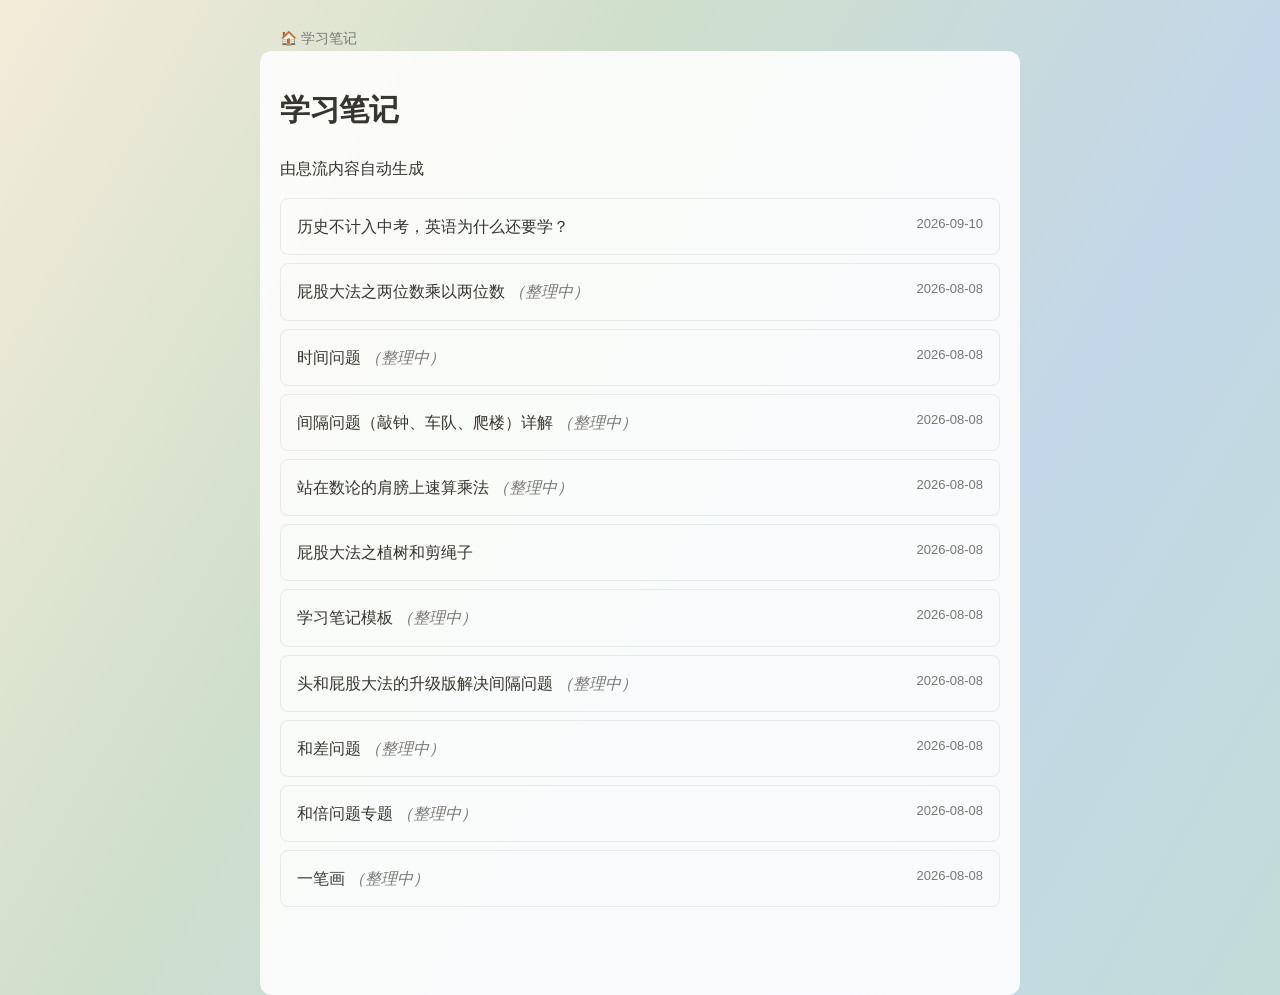
<file: docs/index.html>
<!DOCTYPE html>
<html lang="zh-CN">
<head>
<meta charset="UTF-8">
<meta name="viewport" content="width=device-width, initial-scale=1.0">
<title>学习笔记</title>
<link rel="stylesheet" href="assets/style.css">
</head>
<body>
<nav><a class="home" href="index.html">🏠 学习笔记</a></nav>
<article>
<h1>学习笔记</h1>
<p>由息流内容自动生成</p>
<a class="card" href="pages/8817fd54-b742-44b1-afe8-75aaba82547a.html">历史不计入中考，英语为什么还要学？<span class="date">2026-09-10</span></a>
<a class="card" href="pages/a25181d0-d029-411e-bc02-010993b1884b.html">屁股大法之两位数乘以两位数 <span class="empty">（整理中）</span><span class="date">2026-08-08</span></a><a class="card" href="pages/a63db2bf-3029-4b54-8594-6a467139599b.html">时间问题 <span class="empty">（整理中）</span><span class="date">2026-08-08</span></a><a class="card" href="pages/98ea7643-5ace-4d0b-9977-c75a7a152624.html">间隔问题（敲钟、车队、爬楼）详解 <span class="empty">（整理中）</span><span class="date">2026-08-08</span></a><a class="card" href="pages/23653849-86e4-49e6-be33-b2e25a4e878d.html">站在数论的肩膀上速算乘法 <span class="empty">（整理中）</span><span class="date">2026-08-08</span></a><a class="card" href="pages/6f23d35d-bc5d-4a59-b701-ecf6edbe09d7.html">屁股大法之植树和剪绳子<span class="date">2026-08-08</span></a><a class="card" href="pages/63472e79-939c-49f2-ad6c-864e7cb0b481.html">学习笔记模板 <span class="empty">（整理中）</span><span class="date">2026-08-08</span></a><a class="card" href="pages/30766aba-eb6c-470e-b20b-17cbdda6960b.html">头和屁股大法的升级版解决间隔问题 <span class="empty">（整理中）</span><span class="date">2026-08-08</span></a><a class="card" href="pages/a6103ff0-46d3-493b-adcc-7d93615872b6.html">和差问题 <span class="empty">（整理中）</span><span class="date">2026-08-08</span></a><a class="card" href="pages/bad37b16-abc4-40ac-9de4-62e10442814b.html">和倍问题专题 <span class="empty">（整理中）</span><span class="date">2026-08-08</span></a><a class="card" href="pages/ed88ece0-cc25-4ebe-9791-ae99f71c3c84.html">一笔画 <span class="empty">（整理中）</span><span class="date">2026-08-08</span></a>
</article>
</body>
</html>
</file>
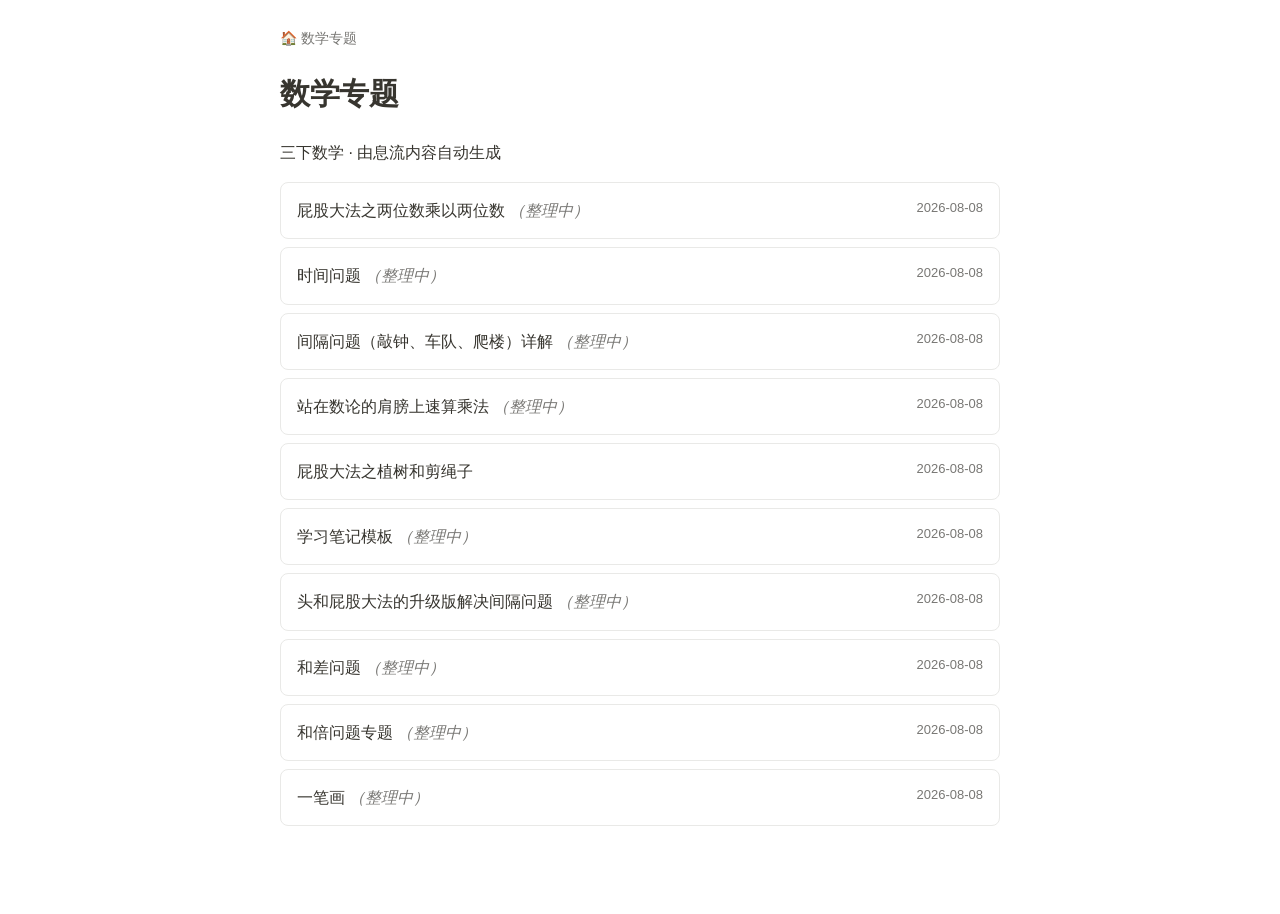
<file: site/index.html>
<!DOCTYPE html>
<html lang="zh-CN">
<head>
<meta charset="UTF-8">
<meta name="viewport" content="width=device-width, initial-scale=1.0">
<title>数学专题</title>
<link rel="stylesheet" href="assets/style.css">
</head>
<body>
<nav><a class="home" href="index.html">🏠 数学专题</a></nav>
<article>
<h1>数学专题</h1>
<p>三下数学 · 由息流内容自动生成</p>
<a class="card" href="pages/a25181d0-d029-411e-bc02-010993b1884b.html">屁股大法之两位数乘以两位数 <span class="empty">（整理中）</span><span class="date">2026-08-08</span></a><a class="card" href="pages/a63db2bf-3029-4b54-8594-6a467139599b.html">时间问题 <span class="empty">（整理中）</span><span class="date">2026-08-08</span></a><a class="card" href="pages/98ea7643-5ace-4d0b-9977-c75a7a152624.html">间隔问题（敲钟、车队、爬楼）详解 <span class="empty">（整理中）</span><span class="date">2026-08-08</span></a><a class="card" href="pages/23653849-86e4-49e6-be33-b2e25a4e878d.html">站在数论的肩膀上速算乘法 <span class="empty">（整理中）</span><span class="date">2026-08-08</span></a><a class="card" href="pages/6f23d35d-bc5d-4a59-b701-ecf6edbe09d7.html">屁股大法之植树和剪绳子<span class="date">2026-08-08</span></a><a class="card" href="pages/63472e79-939c-49f2-ad6c-864e7cb0b481.html">学习笔记模板 <span class="empty">（整理中）</span><span class="date">2026-08-08</span></a><a class="card" href="pages/30766aba-eb6c-470e-b20b-17cbdda6960b.html">头和屁股大法的升级版解决间隔问题 <span class="empty">（整理中）</span><span class="date">2026-08-08</span></a><a class="card" href="pages/a6103ff0-46d3-493b-adcc-7d93615872b6.html">和差问题 <span class="empty">（整理中）</span><span class="date">2026-08-08</span></a><a class="card" href="pages/bad37b16-abc4-40ac-9de4-62e10442814b.html">和倍问题专题 <span class="empty">（整理中）</span><span class="date">2026-08-08</span></a><a class="card" href="pages/ed88ece0-cc25-4ebe-9791-ae99f71c3c84.html">一笔画 <span class="empty">（整理中）</span><span class="date">2026-08-08</span></a>
</article>
</body>
</html>
</file>
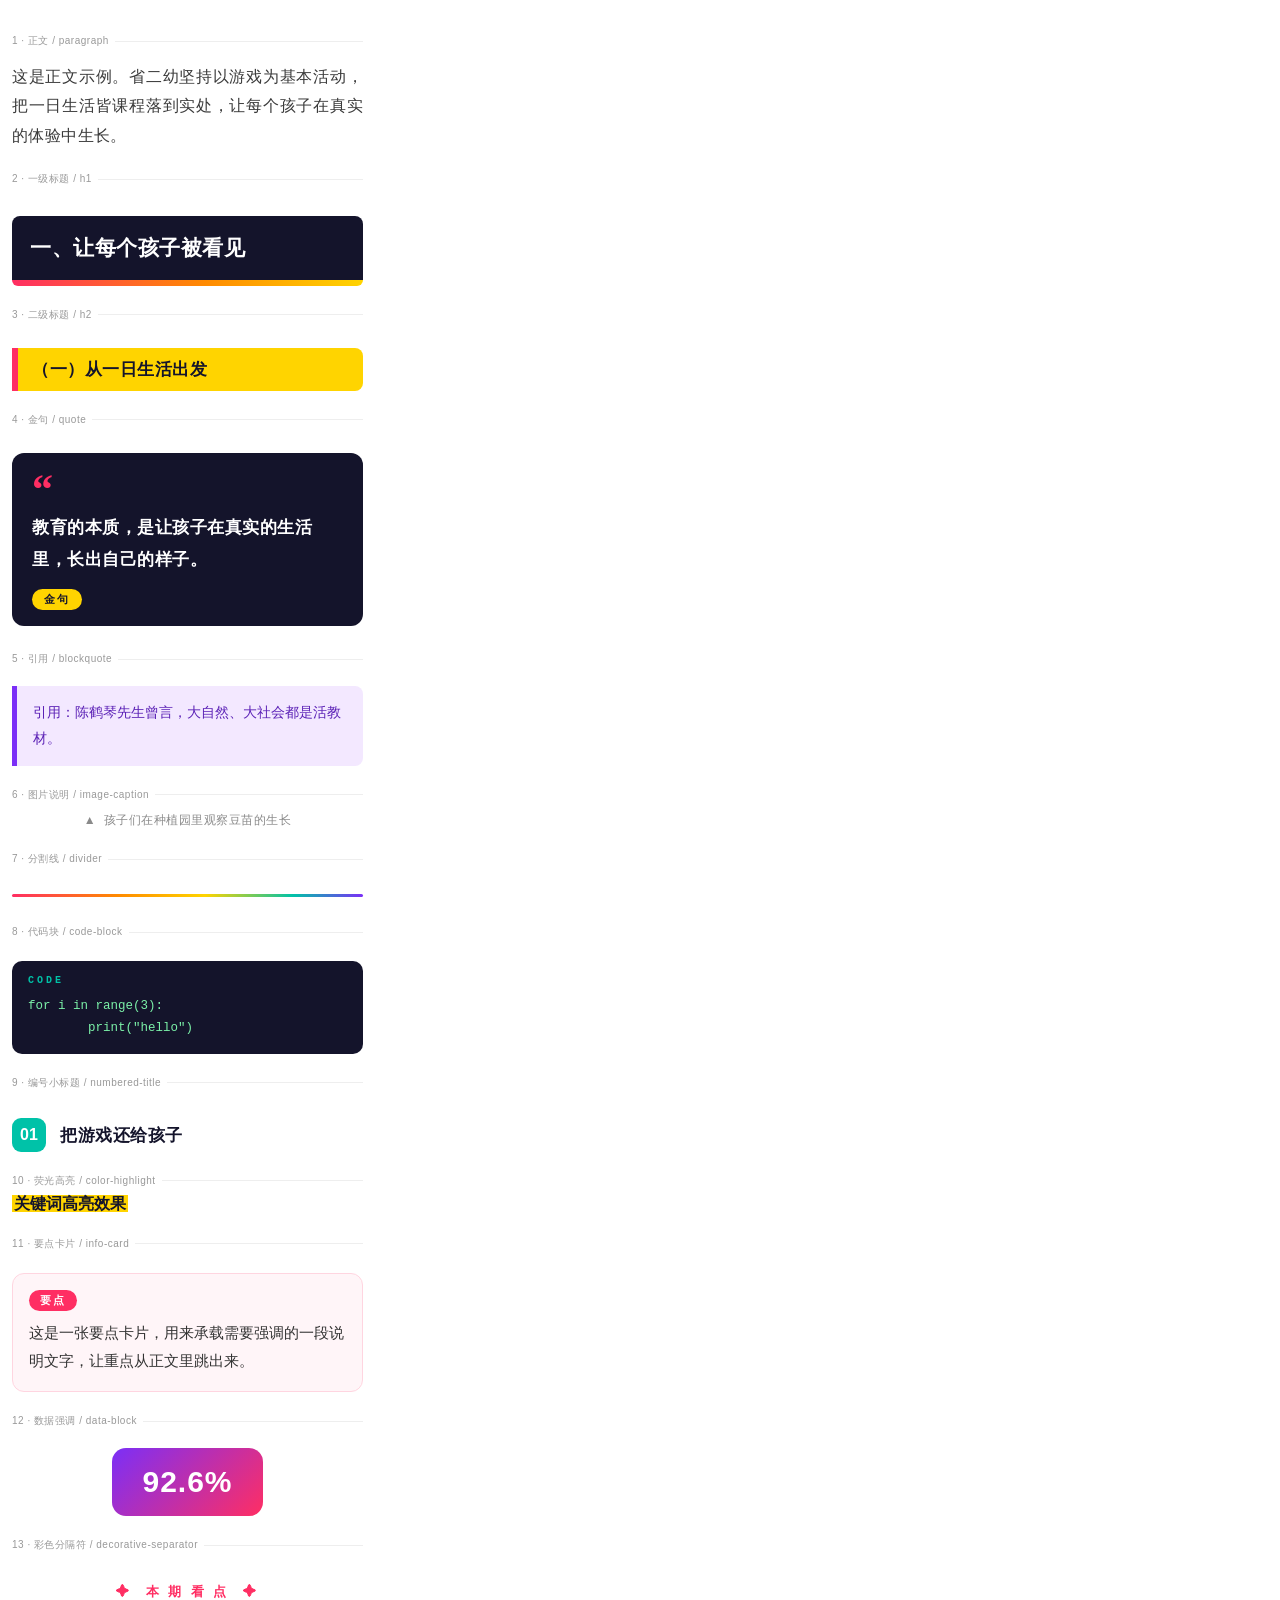
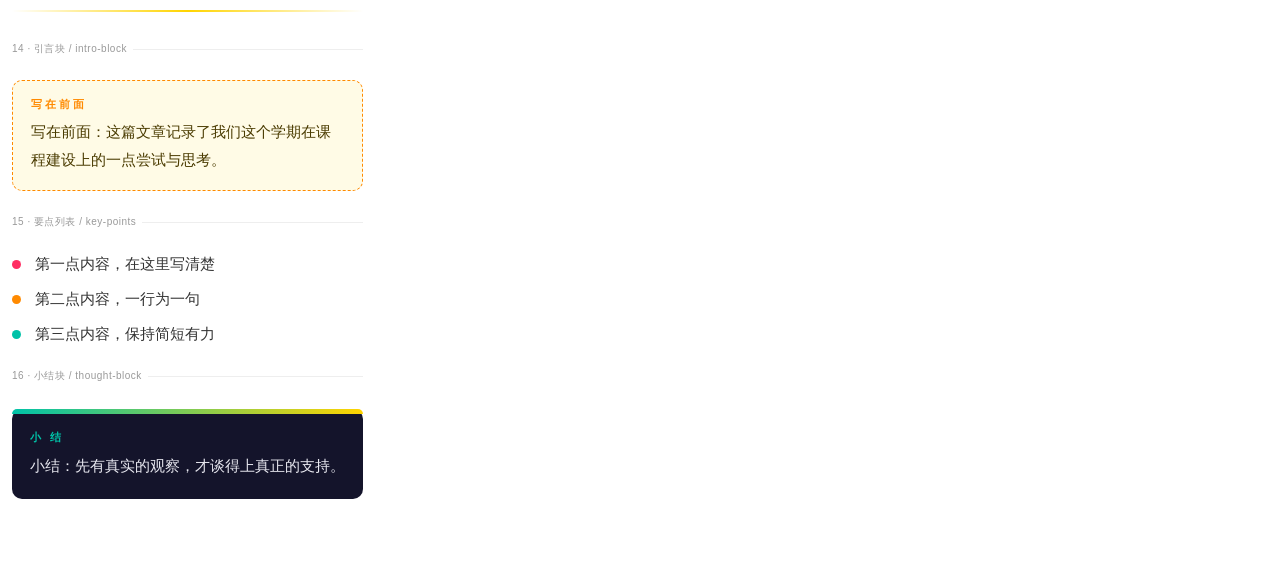
<file: wechat-typeset/preview.html>
<!DOCTYPE html>
<html lang="zh-CN">
<head>
<meta charset="UTF-8">
<meta name="viewport" content="width=device-width, initial-scale=1.0">
<title>公众号排版预设预览</title>
<style>
  * { box-sizing: border-box; }
  html { margin: 0; padding: 0; }
  body {
    width: 375px; margin: 0; padding: 12px 12px 40px;
    background: #fff; color: #222;
    font-family: -apple-system, BlinkMacSystemFont, "PingFang SC", "Microsoft YaHei", sans-serif;
    -webkit-font-smoothing: antialiased;
  }
  .ph { display:flex; align-items:center; gap:6px; margin:22px 0 6px; }
  .ph b { font-size:10px; color:#999; font-weight:400; letter-spacing:.5px; }
  .ph i { flex:1; height:1px; background:#eee; }
  .demo { }
</style>
</head>
<body>
<div id="app"></div>
<script src="extension/presets.js"></script>
<script>
const SAMPLES = {
  paragraph: '这是正文示例。省二幼坚持以游戏为基本活动，把一日生活皆课程落到实处，让每个孩子在真实的体验中生长。',
  h1: '一、让每个孩子被看见',
  h2: '（一）从一日生活出发',
  quote: '教育的本质，是让孩子在真实的生活里，长出自己的样子。',
  blockquote: '引用：陈鹤琴先生曾言，大自然、大社会都是活教材。',
  'image-caption': '孩子们在种植园里观察豆苗的生长',
  divider: '',
  'code-block': 'for i in range(3):\n    print("hello")',
  'numbered-title': '把游戏还给孩子',
  'color-highlight': '关键词高亮效果',
  'info-card': '这是一张要点卡片，用来承载需要强调的一段说明文字，让重点从正文里跳出来。',
  'data-block': '92.6%',
  'decorative-separator': '',
  'intro-block': '写在前面：这篇文章记录了我们这个学期在课程建设上的一点尝试与思考。',
  'key-points': '',
  'thought-block': '小结：先有真实的观察，才谈得上真正的支持。'
};
const app = document.getElementById('app');
if (!window.PRESETS) {
  app.innerHTML = '<p style="color:red">presets.js 未加载</p>';
} else {
  window.PRESETS.forEach((p, i) => {
    const ph = document.createElement('div');
    ph.className = 'ph';
    ph.innerHTML = '<b>' + (i + 1) + ' · ' + p.label + ' / ' + p.id + '</b><i></i>';
    app.appendChild(ph);
    const box = document.createElement('div');
    box.className = 'demo';
    try {
      box.innerHTML = p.build(SAMPLES[p.id] || '示例文字');
    } catch (e) {
      box.textContent = 'BUILD ERROR: ' + e.message;
    }
    app.appendChild(box);
  });
}
</script>
</body>
</html>
</file>
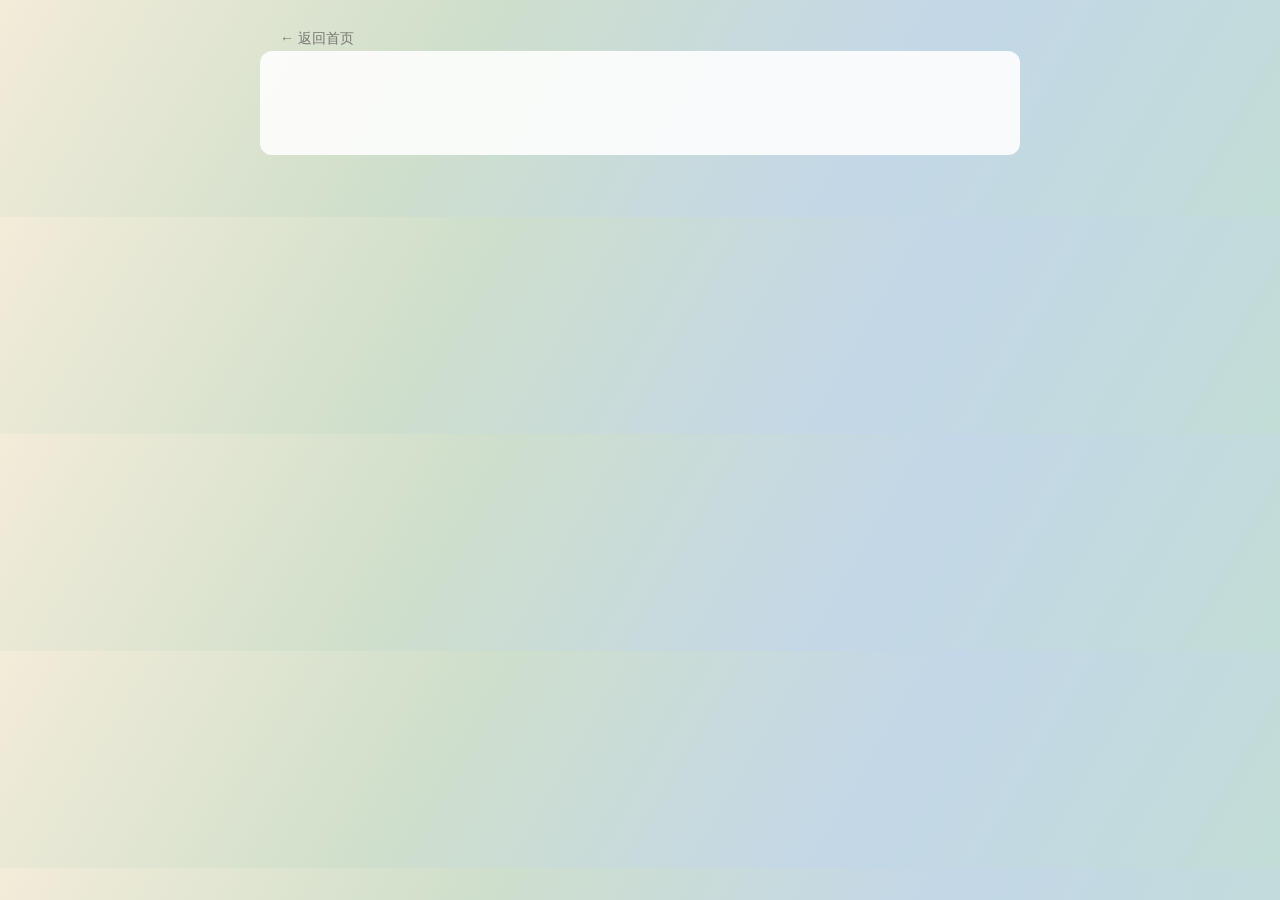
<file: docs/pages/23653849-86e4-49e6-be33-b2e25a4e878d.html>
<!DOCTYPE html>
<html lang="zh-CN">
<head>
<meta charset="UTF-8">
<meta name="viewport" content="width=device-width, initial-scale=1.0">
<title>站在数论的肩膀上速算乘法</title>
<link rel="stylesheet" href="../assets/style.css">
</head>
<body>
<nav><a class="home" href="../index.html">← 返回首页</a></nav>
<article id="content"></article>
<script src="../assets/marked.min.js"></script>
<script>
const md = "";
document.getElementById('content').innerHTML = marked.parse(md);
</script>
</body>
</html>
</file>
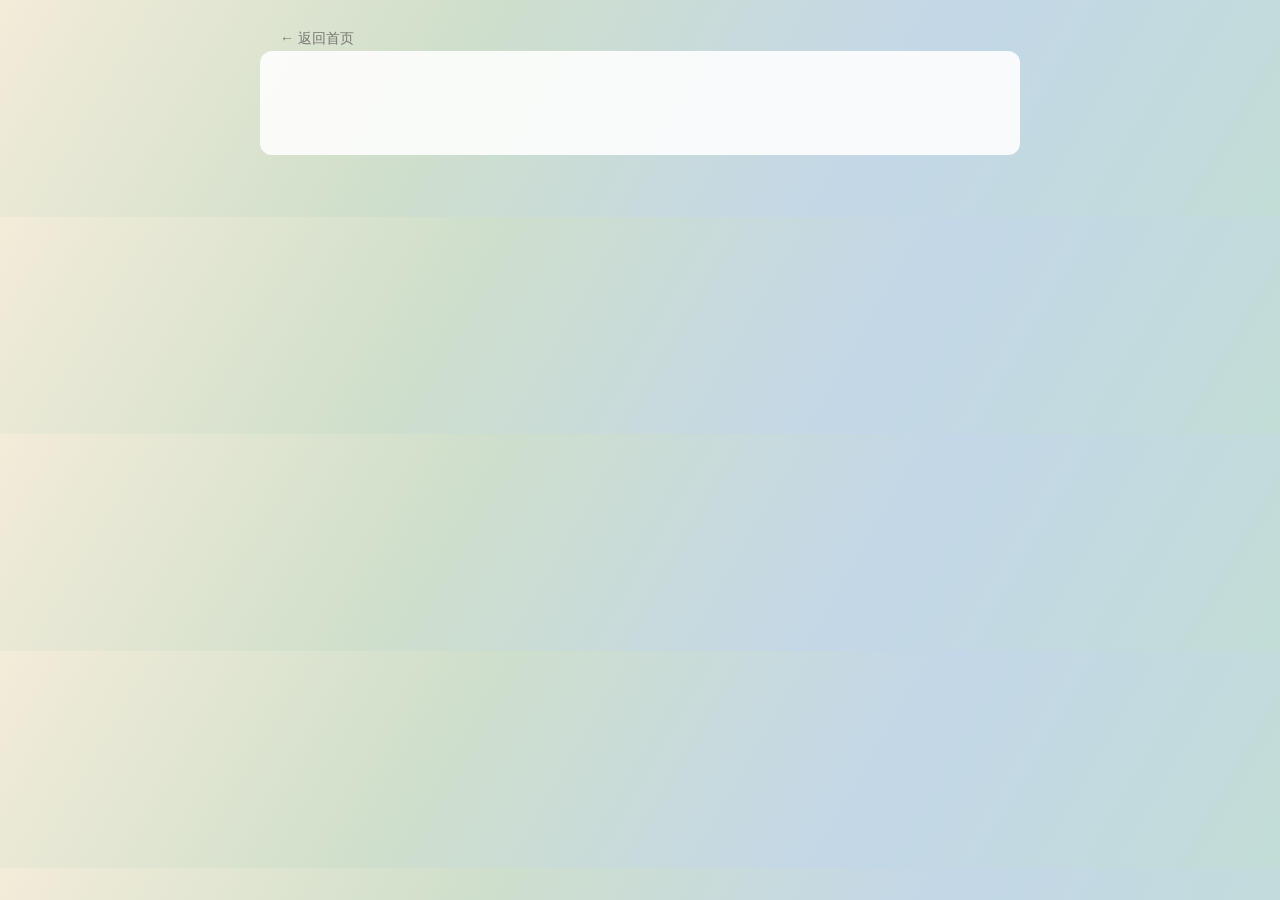
<file: docs/pages/30766aba-eb6c-470e-b20b-17cbdda6960b.html>
<!DOCTYPE html>
<html lang="zh-CN">
<head>
<meta charset="UTF-8">
<meta name="viewport" content="width=device-width, initial-scale=1.0">
<title>头和屁股大法的升级版解决间隔问题</title>
<link rel="stylesheet" href="../assets/style.css">
</head>
<body>
<nav><a class="home" href="../index.html">← 返回首页</a></nav>
<article id="content"></article>
<script src="../assets/marked.min.js"></script>
<script>
const md = "";
document.getElementById('content').innerHTML = marked.parse(md);
</script>
</body>
</html>
</file>
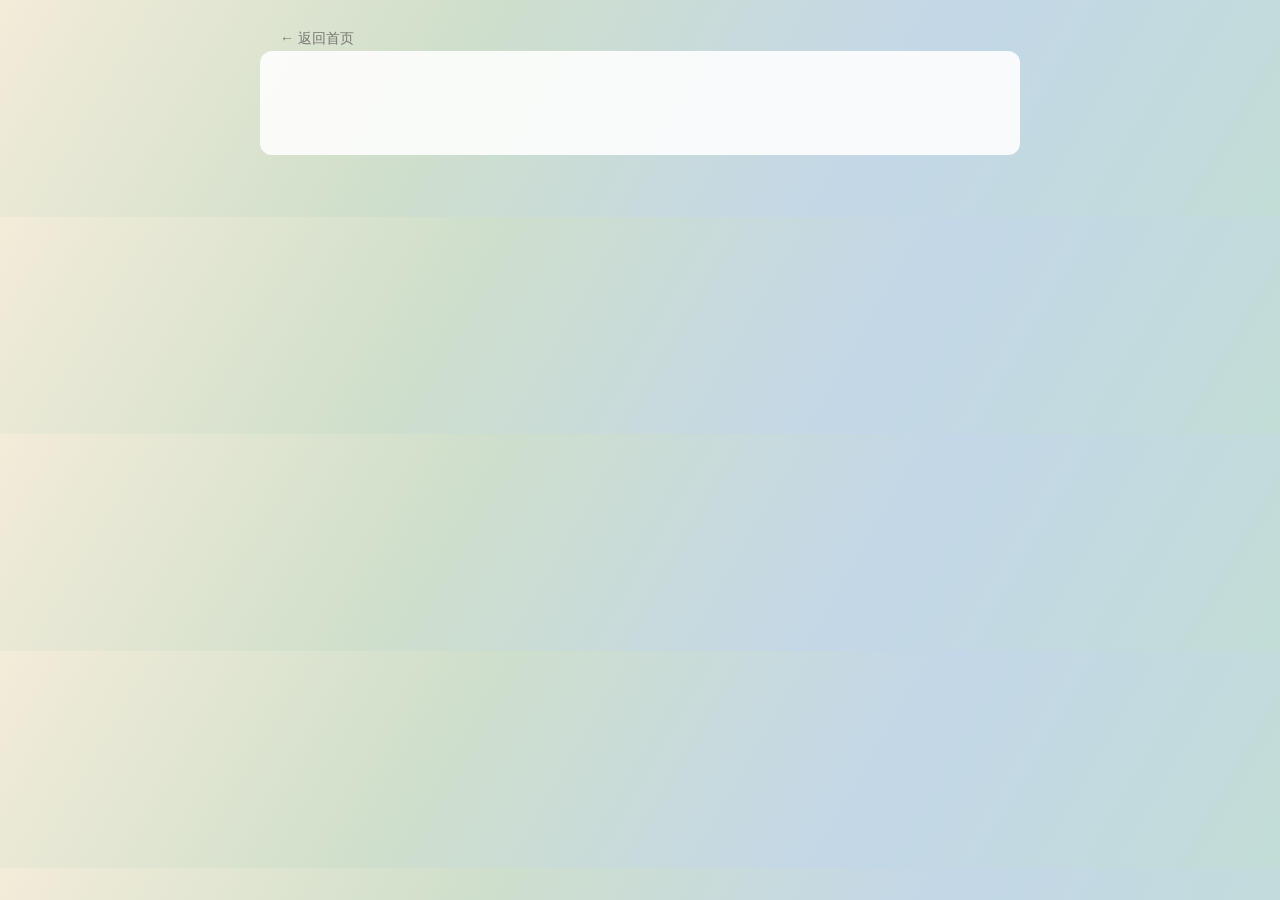
<file: docs/pages/63472e79-939c-49f2-ad6c-864e7cb0b481.html>
<!DOCTYPE html>
<html lang="zh-CN">
<head>
<meta charset="UTF-8">
<meta name="viewport" content="width=device-width, initial-scale=1.0">
<title>学习笔记模板</title>
<link rel="stylesheet" href="../assets/style.css">
</head>
<body>
<nav><a class="home" href="../index.html">← 返回首页</a></nav>
<article id="content"></article>
<script src="../assets/marked.min.js"></script>
<script>
const md = "";
document.getElementById('content').innerHTML = marked.parse(md);
</script>
</body>
</html>
</file>
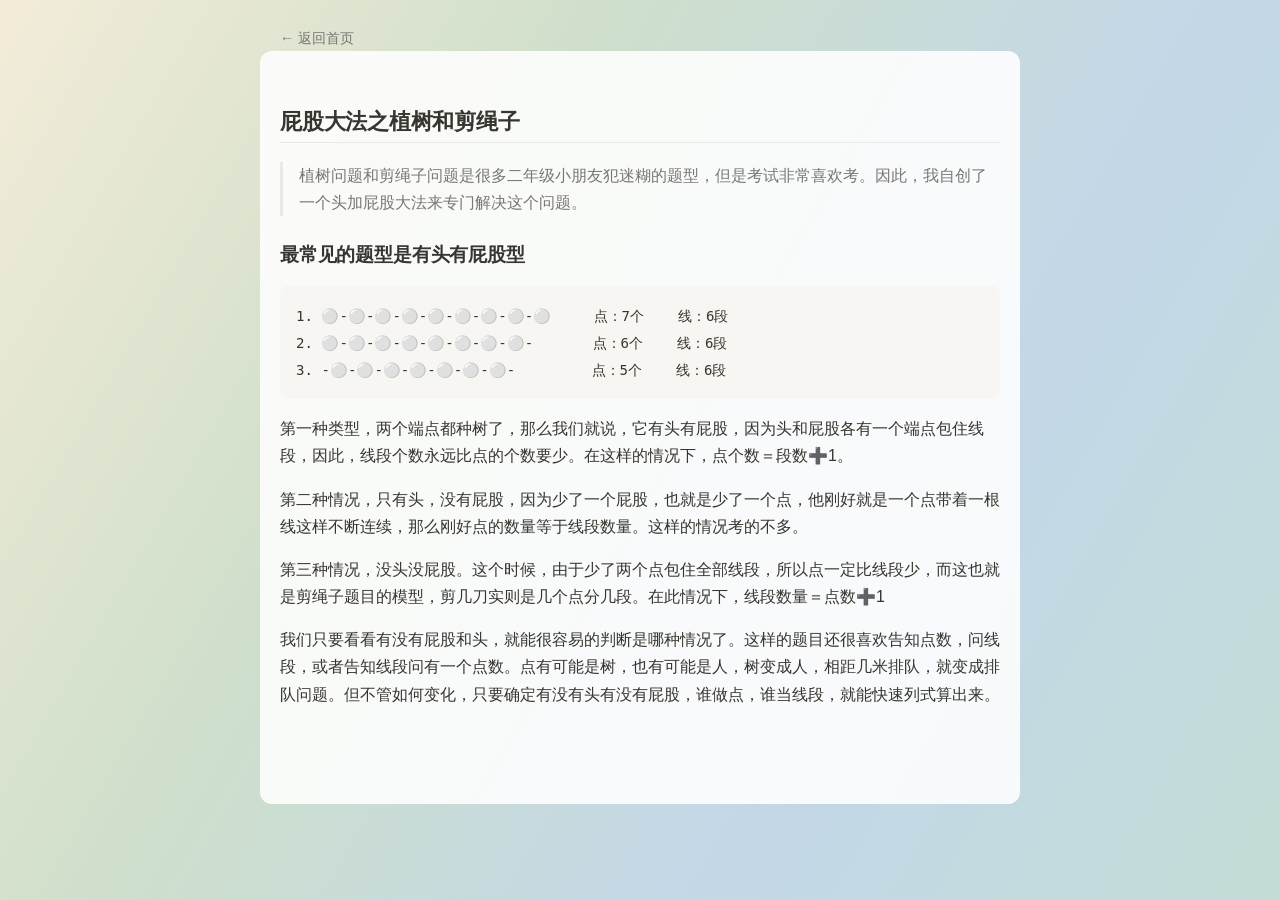
<file: docs/pages/6f23d35d-bc5d-4a59-b701-ecf6edbe09d7.html>
<!DOCTYPE html>
<html lang="zh-CN">
<head>
<meta charset="UTF-8">
<meta name="viewport" content="width=device-width, initial-scale=1.0">
<title>屁股大法之植树和剪绳子</title>
<link rel="stylesheet" href="../assets/style.css">
</head>
<body>
<nav><a class="home" href="../index.html">← 返回首页</a></nav>
<article id="content"></article>
<script src="../assets/marked.min.js"></script>
<script>
const md = "## 屁股大法之植树和剪绳子\n\n> 植树问题和剪绳子问题是很多二年级小朋友犯迷糊的题型，但是考试非常喜欢考。因此，我自创了一个头加屁股大法来专门解决这个问题。\n\n### 最常见的题型是有头有屁股型\n\n```plain_text\n1. ⚪-⚪-⚪-⚪-⚪-⚪-⚪-⚪-⚪     点：7个    线：6段\n2. ⚪-⚪-⚪-⚪-⚪-⚪-⚪-⚪-       点：6个    线：6段\n3. -⚪-⚪-⚪-⚪-⚪-⚪-⚪-         点：5个    线：6段\n```\n\n第一种类型，两个端点都种树了，那么我们就说，它有头有屁股，因为头和屁股各有一个端点包住线段，因此，线段个数永远比点的个数要少。在这样的情况下，点个数＝段数➕1。\n\n第二种情况，只有头，没有屁股，因为少了一个屁股，也就是少了一个点，他刚好就是一个点带着一根线这样不断连续，那么刚好点的数量等于线段数量。这样的情况考的不多。\n\n第三种情况，没头没屁股。这个时候，由于少了两个点包住全部线段，所以点一定比线段少，而这也就是剪绳子题目的模型，剪几刀实则是几个点分几段。在此情况下，线段数量＝点数➕1\n\n我们只要看看有没有屁股和头，就能很容易的判断是哪种情况了。这样的题目还很喜欢告知点数，问线段，或者告知线段问有一个点数。点有可能是树，也有可能是人，树变成人，相距几米排队，就变成排队问题。但不管如何变化，只要确定有没有头有没有屁股，谁做点，谁当线段，就能快速列式算出来。";
document.getElementById('content').innerHTML = marked.parse(md);
</script>
</body>
</html>
</file>
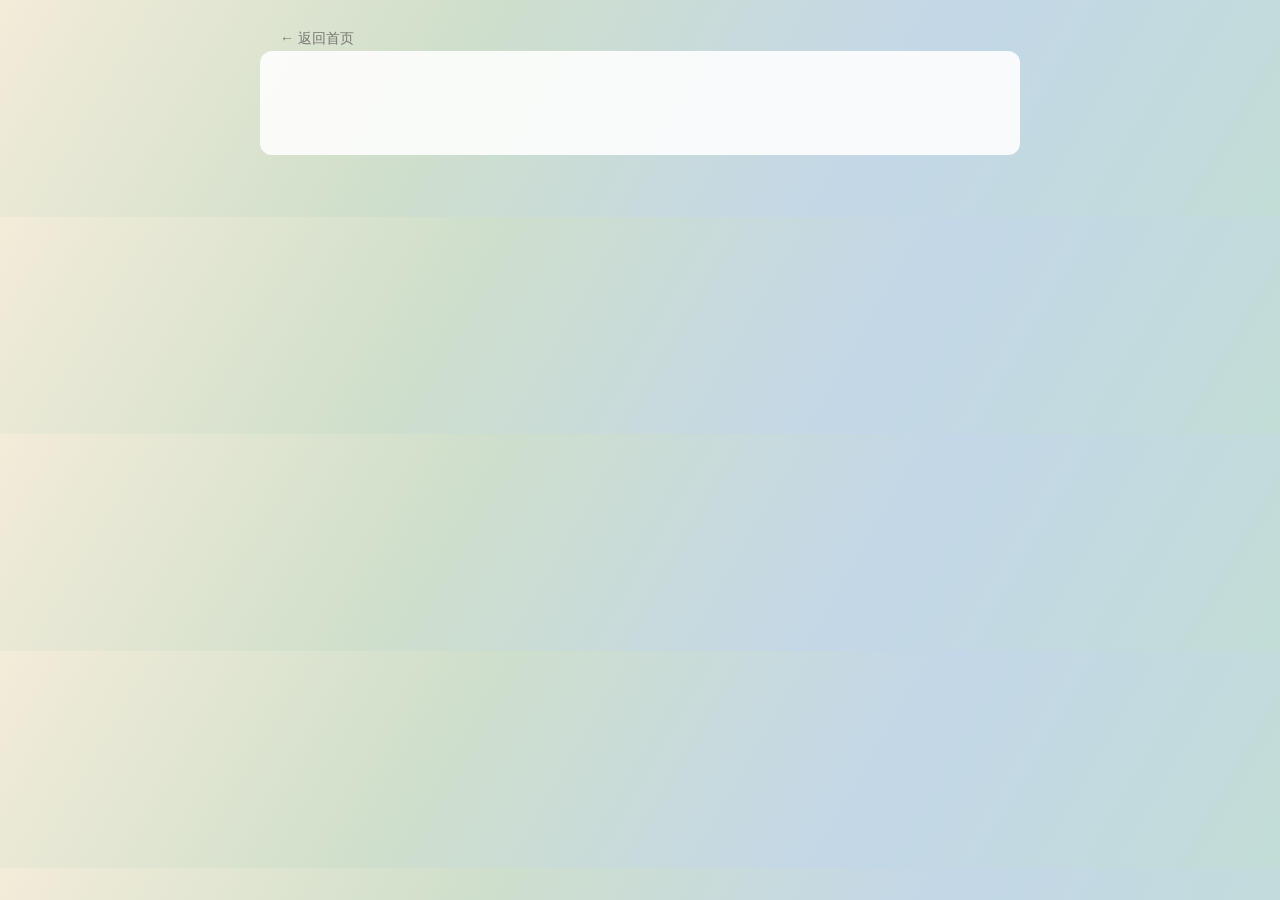
<file: docs/pages/98ea7643-5ace-4d0b-9977-c75a7a152624.html>
<!DOCTYPE html>
<html lang="zh-CN">
<head>
<meta charset="UTF-8">
<meta name="viewport" content="width=device-width, initial-scale=1.0">
<title>间隔问题（敲钟、车队、爬楼）详解</title>
<link rel="stylesheet" href="../assets/style.css">
</head>
<body>
<nav><a class="home" href="../index.html">← 返回首页</a></nav>
<article id="content"></article>
<script src="../assets/marked.min.js"></script>
<script>
const md = "";
document.getElementById('content').innerHTML = marked.parse(md);
</script>
</body>
</html>
</file>
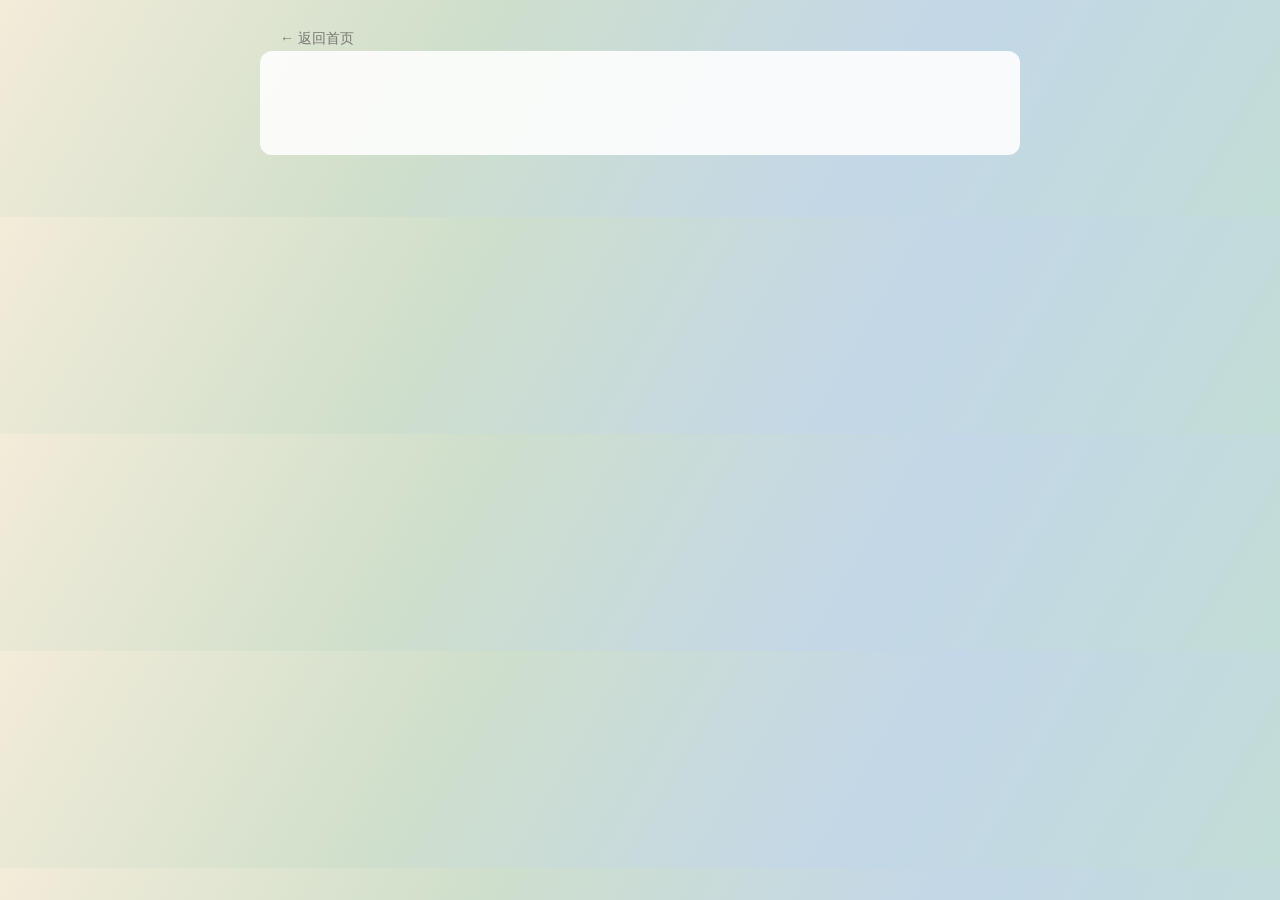
<file: docs/pages/a25181d0-d029-411e-bc02-010993b1884b.html>
<!DOCTYPE html>
<html lang="zh-CN">
<head>
<meta charset="UTF-8">
<meta name="viewport" content="width=device-width, initial-scale=1.0">
<title>屁股大法之两位数乘以两位数</title>
<link rel="stylesheet" href="../assets/style.css">
</head>
<body>
<nav><a class="home" href="../index.html">← 返回首页</a></nav>
<article id="content"></article>
<script src="../assets/marked.min.js"></script>
<script>
const md = "";
document.getElementById('content').innerHTML = marked.parse(md);
</script>
</body>
</html>
</file>
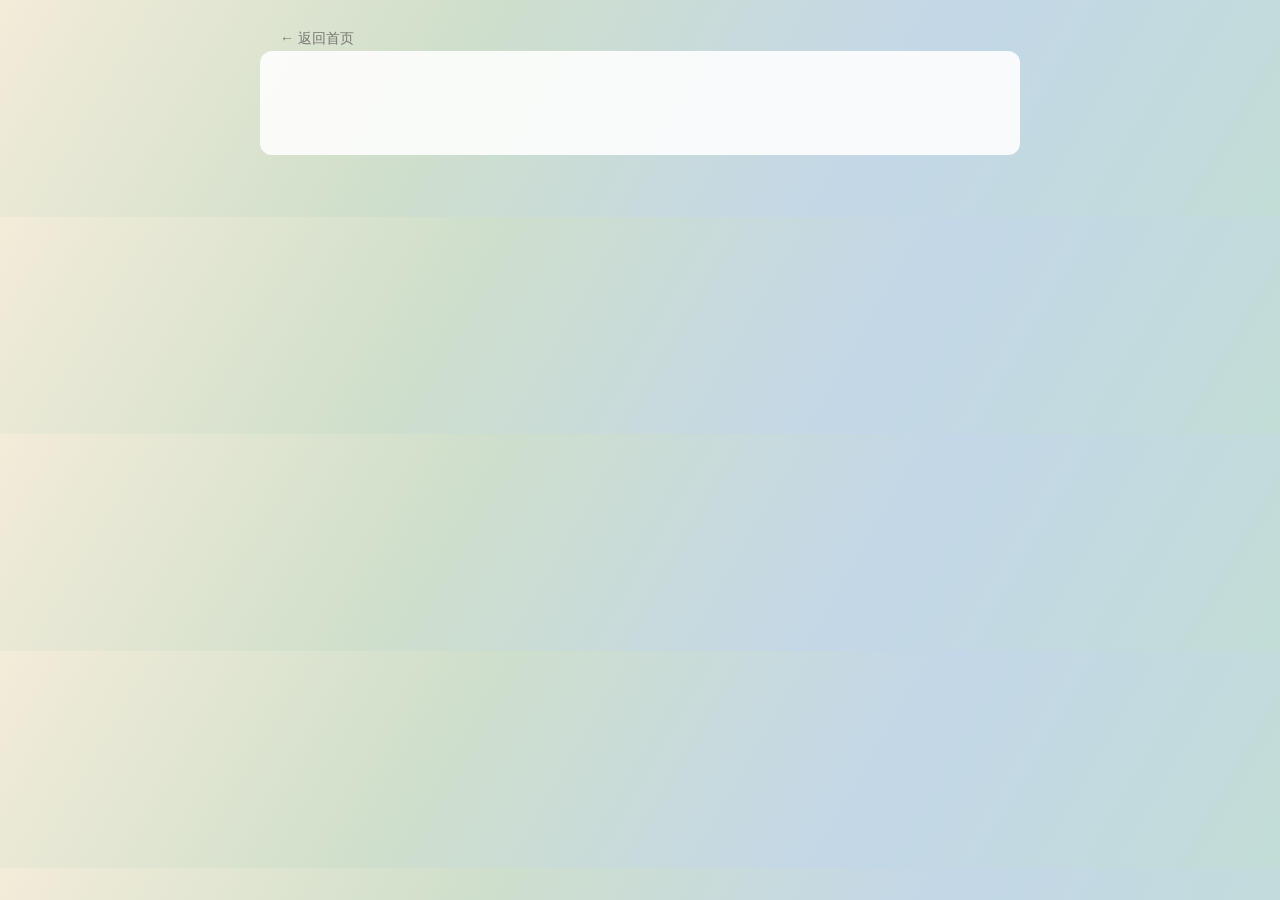
<file: docs/pages/a6103ff0-46d3-493b-adcc-7d93615872b6.html>
<!DOCTYPE html>
<html lang="zh-CN">
<head>
<meta charset="UTF-8">
<meta name="viewport" content="width=device-width, initial-scale=1.0">
<title>和差问题</title>
<link rel="stylesheet" href="../assets/style.css">
</head>
<body>
<nav><a class="home" href="../index.html">← 返回首页</a></nav>
<article id="content"></article>
<script src="../assets/marked.min.js"></script>
<script>
const md = "";
document.getElementById('content').innerHTML = marked.parse(md);
</script>
</body>
</html>
</file>
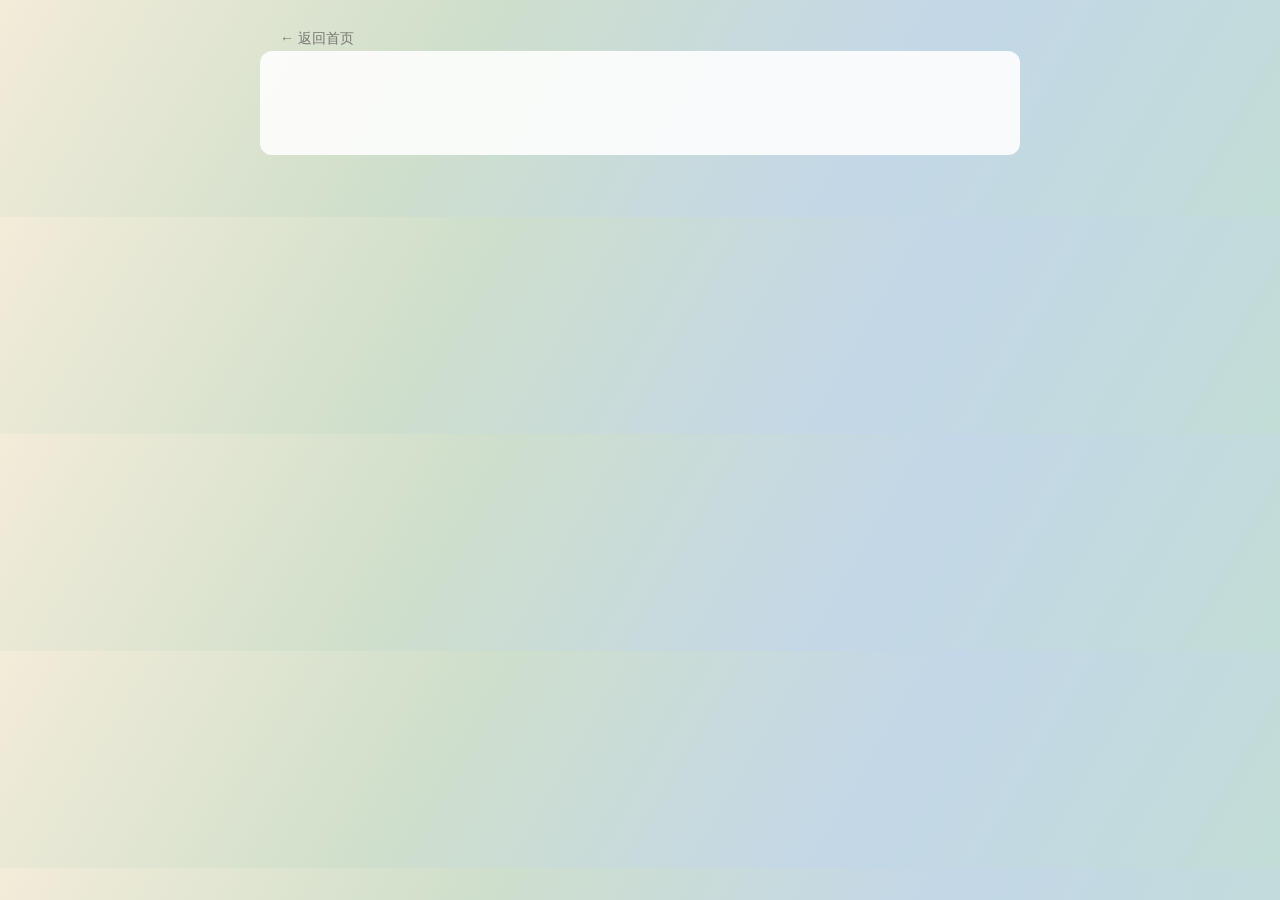
<file: docs/pages/a63db2bf-3029-4b54-8594-6a467139599b.html>
<!DOCTYPE html>
<html lang="zh-CN">
<head>
<meta charset="UTF-8">
<meta name="viewport" content="width=device-width, initial-scale=1.0">
<title>时间问题</title>
<link rel="stylesheet" href="../assets/style.css">
</head>
<body>
<nav><a class="home" href="../index.html">← 返回首页</a></nav>
<article id="content"></article>
<script src="../assets/marked.min.js"></script>
<script>
const md = "";
document.getElementById('content').innerHTML = marked.parse(md);
</script>
</body>
</html>
</file>
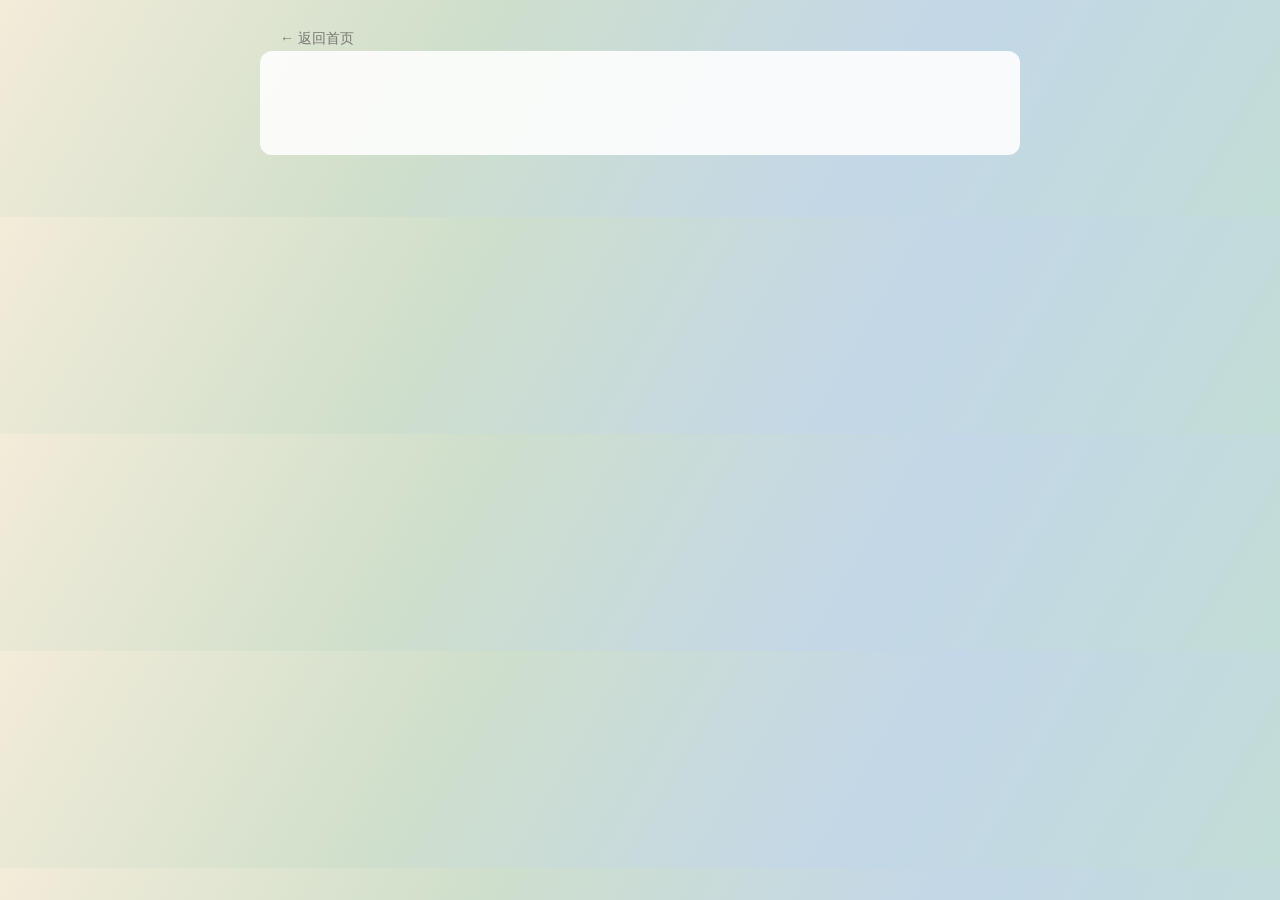
<file: docs/pages/bad37b16-abc4-40ac-9de4-62e10442814b.html>
<!DOCTYPE html>
<html lang="zh-CN">
<head>
<meta charset="UTF-8">
<meta name="viewport" content="width=device-width, initial-scale=1.0">
<title>和倍问题专题</title>
<link rel="stylesheet" href="../assets/style.css">
</head>
<body>
<nav><a class="home" href="../index.html">← 返回首页</a></nav>
<article id="content"></article>
<script src="../assets/marked.min.js"></script>
<script>
const md = "";
document.getElementById('content').innerHTML = marked.parse(md);
</script>
</body>
</html>
</file>
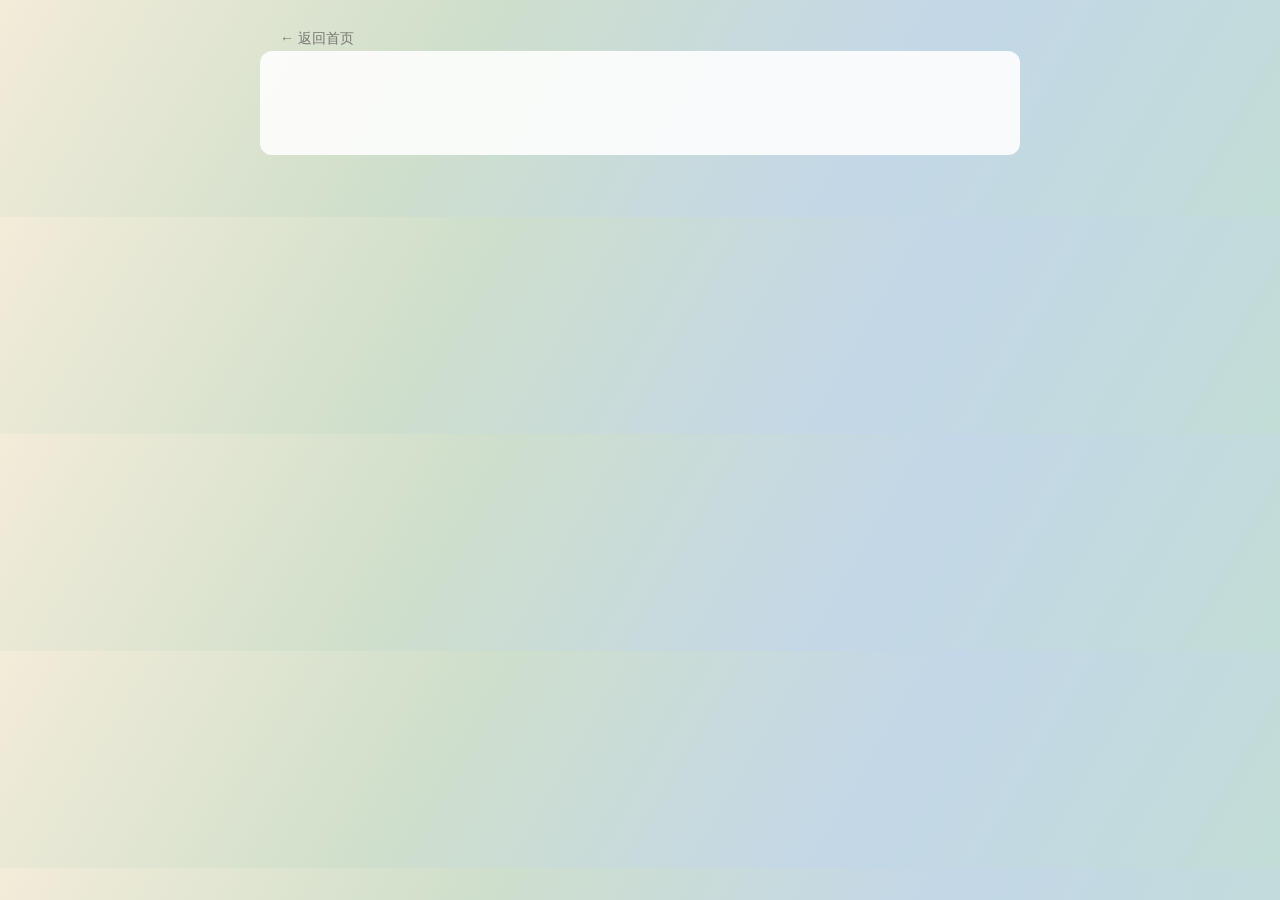
<file: docs/pages/ed88ece0-cc25-4ebe-9791-ae99f71c3c84.html>
<!DOCTYPE html>
<html lang="zh-CN">
<head>
<meta charset="UTF-8">
<meta name="viewport" content="width=device-width, initial-scale=1.0">
<title>一笔画</title>
<link rel="stylesheet" href="../assets/style.css">
</head>
<body>
<nav><a class="home" href="../index.html">← 返回首页</a></nav>
<article id="content"></article>
<script src="../assets/marked.min.js"></script>
<script>
const md = "";
document.getElementById('content').innerHTML = marked.parse(md);
</script>
</body>
</html>
</file>
<file: docs/assets/style.css>
/* Notion 风格 */
:root { --text: #37352f; --muted: #787774; --bg: #ffffff; --code-bg: #f7f6f3; --border: #e9e9e7; }
* { box-sizing: border-box; }
body { margin: 0; background: linear-gradient(120deg, #f3ecd9, #cfdfcb, #c3d7e8, #c2ddd5, #d3d9e4); background-size: 140% 140%; animation: soft-flow 15s ease-in-out infinite; color: var(--text); font-family: -apple-system, "Segoe UI", "PingFang SC", "Microsoft YaHei", sans-serif; line-height: 1.7; }
nav { max-width: 760px; margin: 0 auto; padding: 24px 20px 0; }
nav a { color: var(--muted); text-decoration: none; font-size: 14px; }
nav a:hover { color: var(--text); }
article { max-width: 760px; margin: 0 auto; padding: 24px 20px 80px; background: rgba(255, 255, 255, 0.88); border-radius: 12px; font-size: 16px; }
h1, h2, h3, h4 { font-weight: 600; line-height: 1.3; letter-spacing: -0.01em; margin-top: 1.4em; }
h1 { font-size: 1.9em; margin-top: 0.5em; }
h2 { font-size: 1.4em; padding-bottom: 0.3em; border-bottom: 1px solid var(--border); }
a { color: #1976d2; text-decoration: none; }
a:hover { text-decoration: underline; }
code { background: var(--code-bg); border-radius: 4px; padding: 0.15em 0.4em; font-family: "SF Mono", Consolas, monospace; font-size: 0.88em; }
pre { background: var(--code-bg); border-radius: 8px; padding: 16px; overflow-x: auto; }
pre code { background: none; padding: 0; }
blockquote { margin: 1em 0; padding-left: 1em; border-left: 3px solid var(--border); color: var(--muted); }
table { border-collapse: collapse; width: 100%; margin: 1em 0; }
th, td { border: 1px solid var(--border); padding: 8px 12px; text-align: left; }
th { background: var(--code-bg); font-weight: 600; }
img { max-width: 100%; border-radius: 4px; }
hr { border: none; border-top: 1px solid var(--border); margin: 2em 0; }
ul, ol { padding-left: 1.5em; }
li { margin: 0.25em 0; }
/* 首页导航卡片 */
.card { display: block; padding: 14px 16px; border: 1px solid var(--border); border-radius: 8px; margin: 8px 0; color: var(--text); transition: background 0.15s; }
.card:hover { background: var(--code-bg); text-decoration: none; }
.card .date { color: var(--muted); font-size: 13px; float: right; }
.empty { color: var(--muted); font-style: italic; }
/* 柔和流动渐变背景 */
@keyframes soft-flow {
  0% { background-position: 0% 30%; }
  50% { background-position: 100% 70%; }
  100% { background-position: 0% 30%; }
}
@media (prefers-reduced-motion: reduce) {
  body { animation: none; }
}
</file>
<file: site/assets/style.css>
/* Notion 风格 */
:root { --text: #37352f; --muted: #787774; --bg: #ffffff; --code-bg: #f7f6f3; --border: #e9e9e7; }
* { box-sizing: border-box; }
body { margin: 0; background: var(--bg); color: var(--text); font-family: -apple-system, "Segoe UI", "PingFang SC", "Microsoft YaHei", sans-serif; line-height: 1.7; }
nav { max-width: 760px; margin: 0 auto; padding: 24px 20px 0; }
nav a { color: var(--muted); text-decoration: none; font-size: 14px; }
nav a:hover { color: var(--text); }
article { max-width: 760px; margin: 0 auto; padding: 8px 20px 80px; font-size: 16px; }
h1, h2, h3, h4 { font-weight: 600; line-height: 1.3; letter-spacing: -0.01em; margin-top: 1.4em; }
h1 { font-size: 1.9em; margin-top: 0.5em; }
h2 { font-size: 1.4em; padding-bottom: 0.3em; border-bottom: 1px solid var(--border); }
a { color: #1976d2; text-decoration: none; }
a:hover { text-decoration: underline; }
code { background: var(--code-bg); border-radius: 4px; padding: 0.15em 0.4em; font-family: "SF Mono", Consolas, monospace; font-size: 0.88em; }
pre { background: var(--code-bg); border-radius: 8px; padding: 16px; overflow-x: auto; }
pre code { background: none; padding: 0; }
blockquote { margin: 1em 0; padding-left: 1em; border-left: 3px solid var(--border); color: var(--muted); }
table { border-collapse: collapse; width: 100%; margin: 1em 0; }
th, td { border: 1px solid var(--border); padding: 8px 12px; text-align: left; }
th { background: var(--code-bg); font-weight: 600; }
img { max-width: 100%; border-radius: 4px; }
hr { border: none; border-top: 1px solid var(--border); margin: 2em 0; }
ul, ol { padding-left: 1.5em; }
li { margin: 0.25em 0; }
/* 首页导航卡片 */
.card { display: block; padding: 14px 16px; border: 1px solid var(--border); border-radius: 8px; margin: 8px 0; color: var(--text); transition: background 0.15s; }
.card:hover { background: var(--code-bg); text-decoration: none; }
.card .date { color: var(--muted); font-size: 13px; float: right; }
.empty { color: var(--muted); font-style: italic; }
</file>
